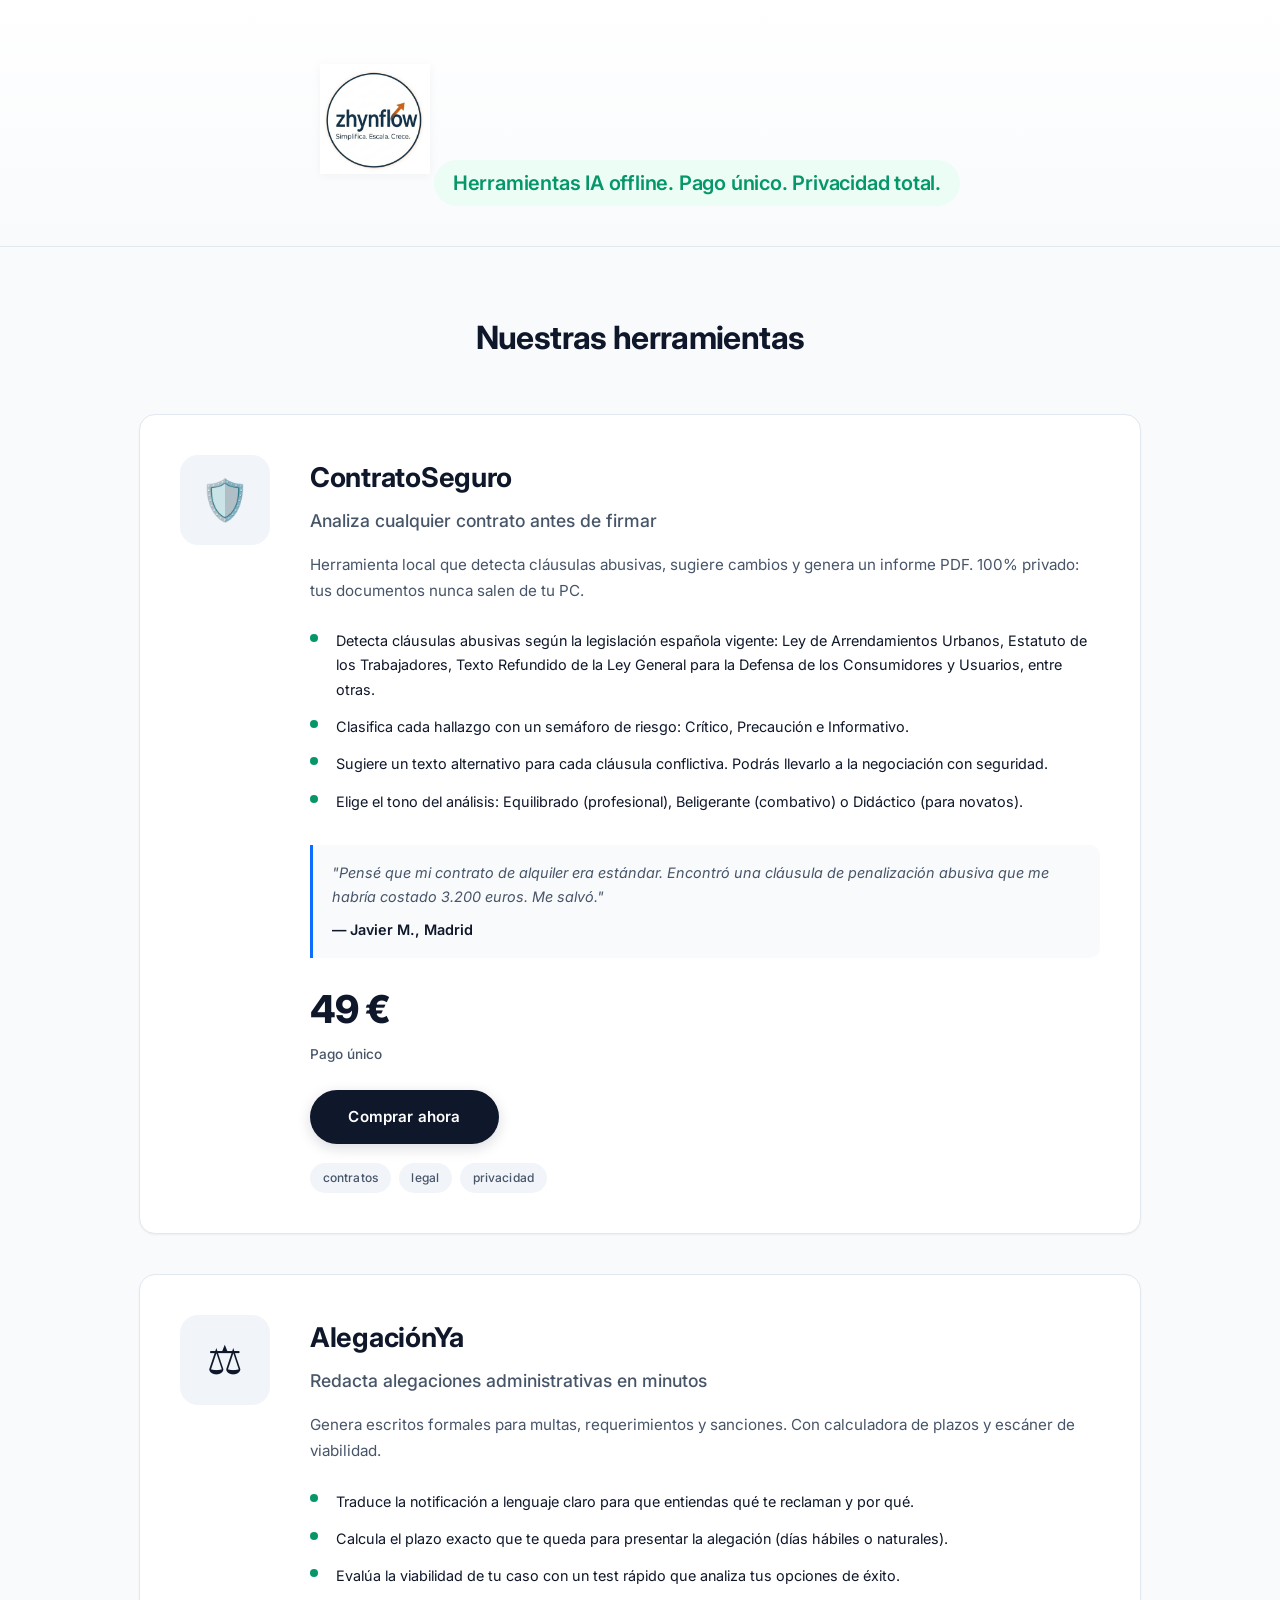
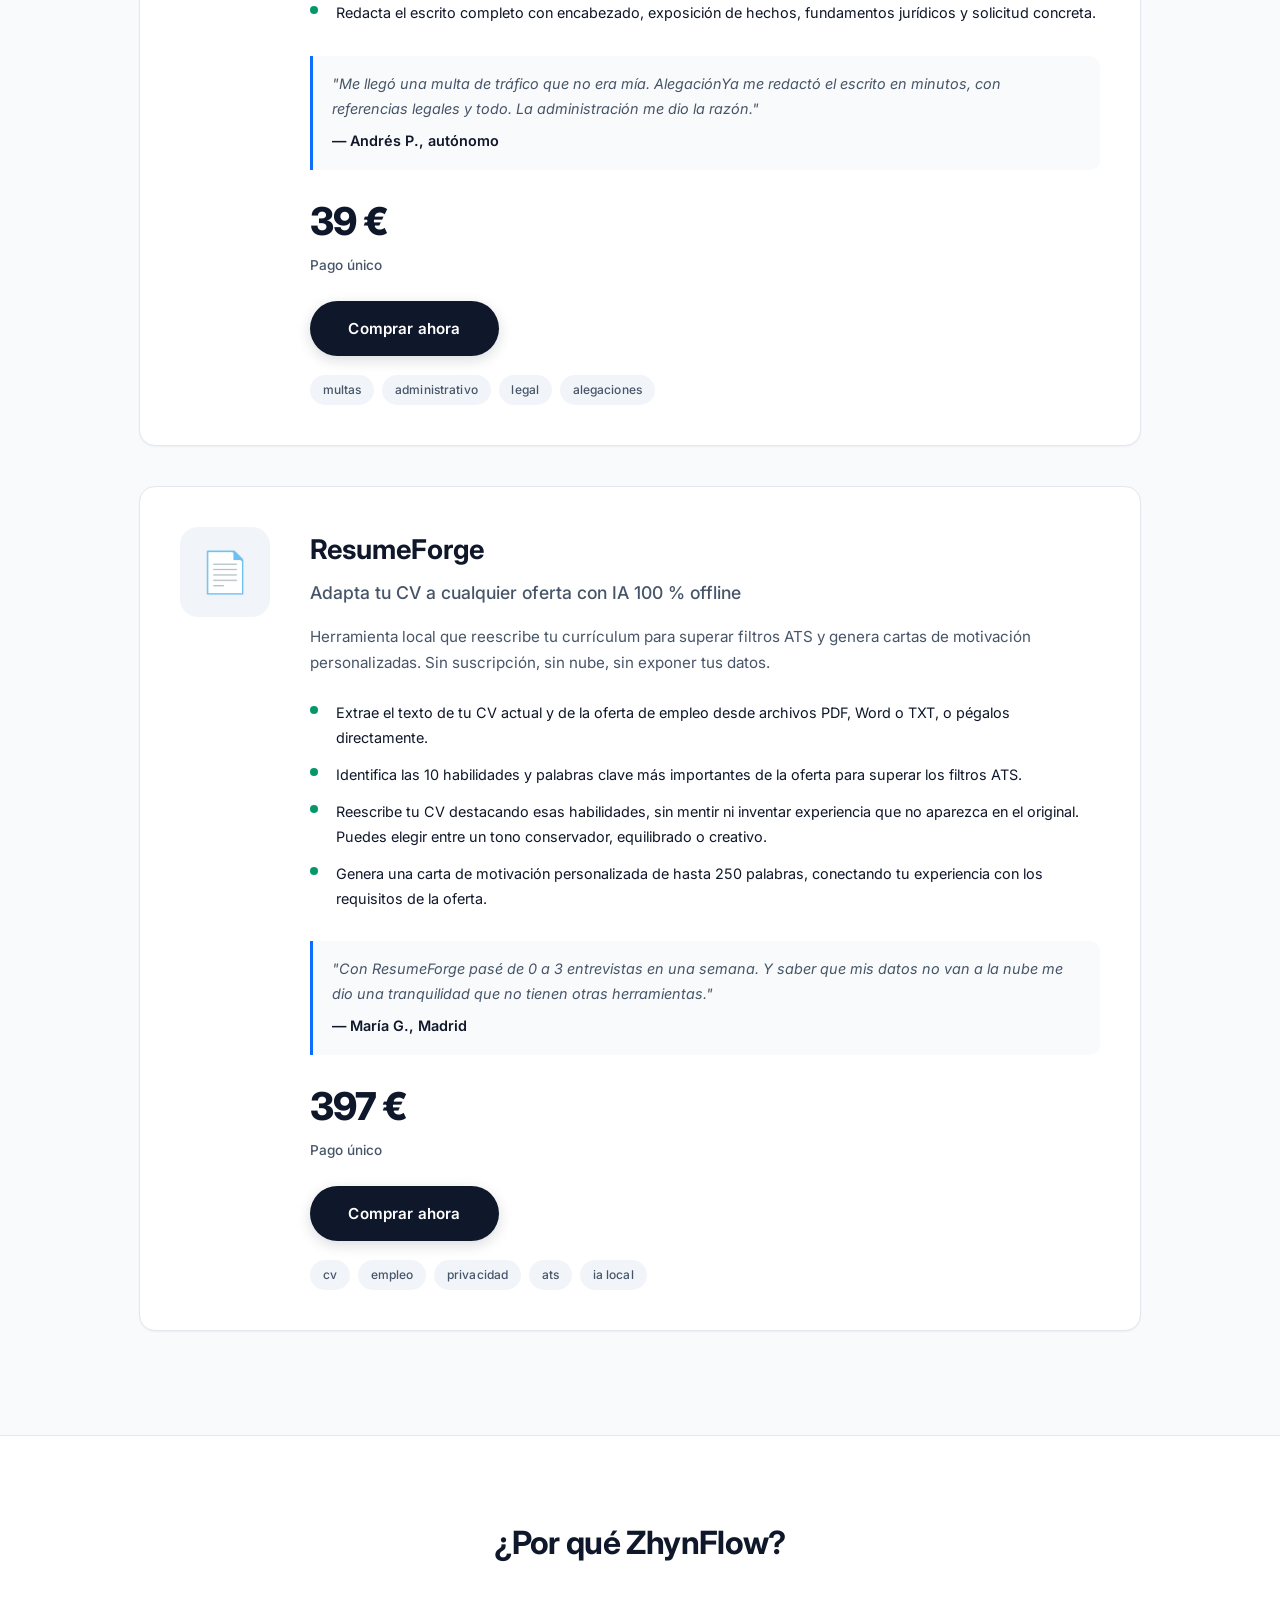
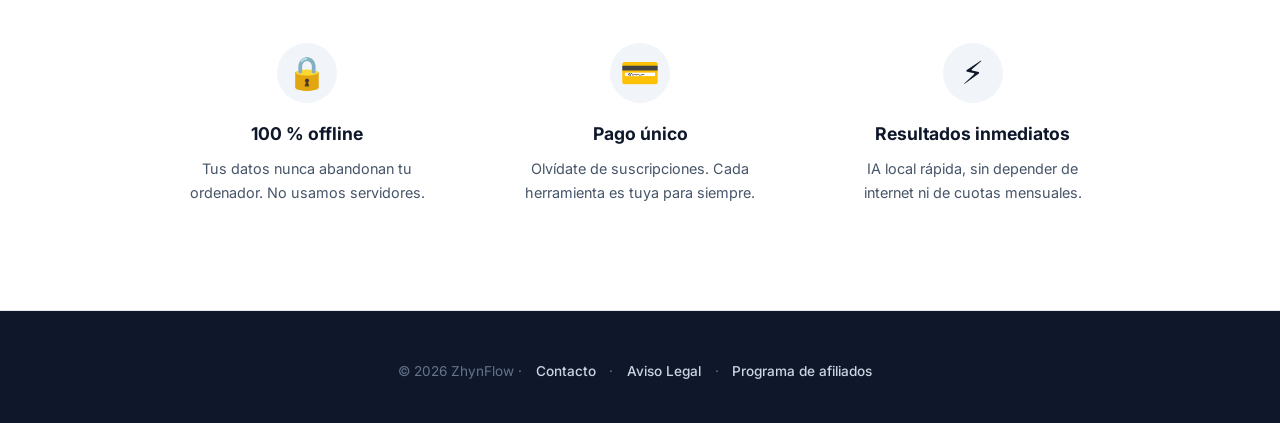
<file: index.html>
<!DOCTYPE html>
<html lang="es">
<head>
    <meta charset="UTF-8">
    <meta name="viewport" content="width=device-width, initial-scale=1.0">
    <title>ZhynFlow – Herramientas IA offline que respetan tu privacidad</title>
    <link rel="preconnect" href="https://fonts.googleapis.com">
    <link rel="preconnect" href="https://fonts.gstatic.com" crossorigin>
    <link href="https://fonts.googleapis.com/css2?family=Inter:wght@400;500;600;700;800&display=swap" rel="stylesheet">
    <link rel="stylesheet" href="style.css">
    <link rel="icon" type="image/x-icon" href="favicon.ico">
    
    <meta property="og:title" content="ZhynFlow – Herramientas IA offline que respetan tu privacidad">
    <meta property="og:description" content="Apps con inteligencia artificial que funcionan sin internet. Pago único, sin suscripciones, sin nube.">
    <meta property="og:image" content="https://zhynflow.com/logo.png">
    <meta property="og:url" content="https://zhynflow.com">
    <meta property="og:type" content="website">
</head>
<body>
    <header>
        <img src="logo.png" alt="ZhynFlow" class="logo">
        <p class="tagline">Herramientas IA offline. Pago único. Privacidad total.</p>
    </header>

    <section id="products">
        <h2>Nuestras herramientas</h2>
        <div id="products-container"></div>
    </section>

    <section id="why">
        <h2>¿Por qué ZhynFlow?</h2>
        <div class="features">
            <div class="feature">
                <span class="icon">🔒</span>
                <h3>100 % offline</h3>
                <p>Tus datos nunca abandonan tu ordenador. No usamos servidores.</p>
            </div>
            <div class="feature">
                <span class="icon">💳</span>
                <h3>Pago único</h3>
                <p>Olvídate de suscripciones. Cada herramienta es tuya para siempre.</p>
            </div>
            <div class="feature">
                <span class="icon">⚡</span>
                <h3>Resultados inmediatos</h3>
                <p>IA local rápida, sin depender de internet ni de cuotas mensuales.</p>
            </div>
        </div>
    </section>

    <footer>
        <p>© 2026 ZhynFlow · <a href="mailto:zhynflow@gmail.com">Contacto</a> · <a href="legal.html">Aviso Legal</a> · <a href="https://zhynflow.lemonsqueezy.com">Programa de afiliados</a></p>
    </footer>

    <script src="script.js"></script>
</body>
</html>
</file>
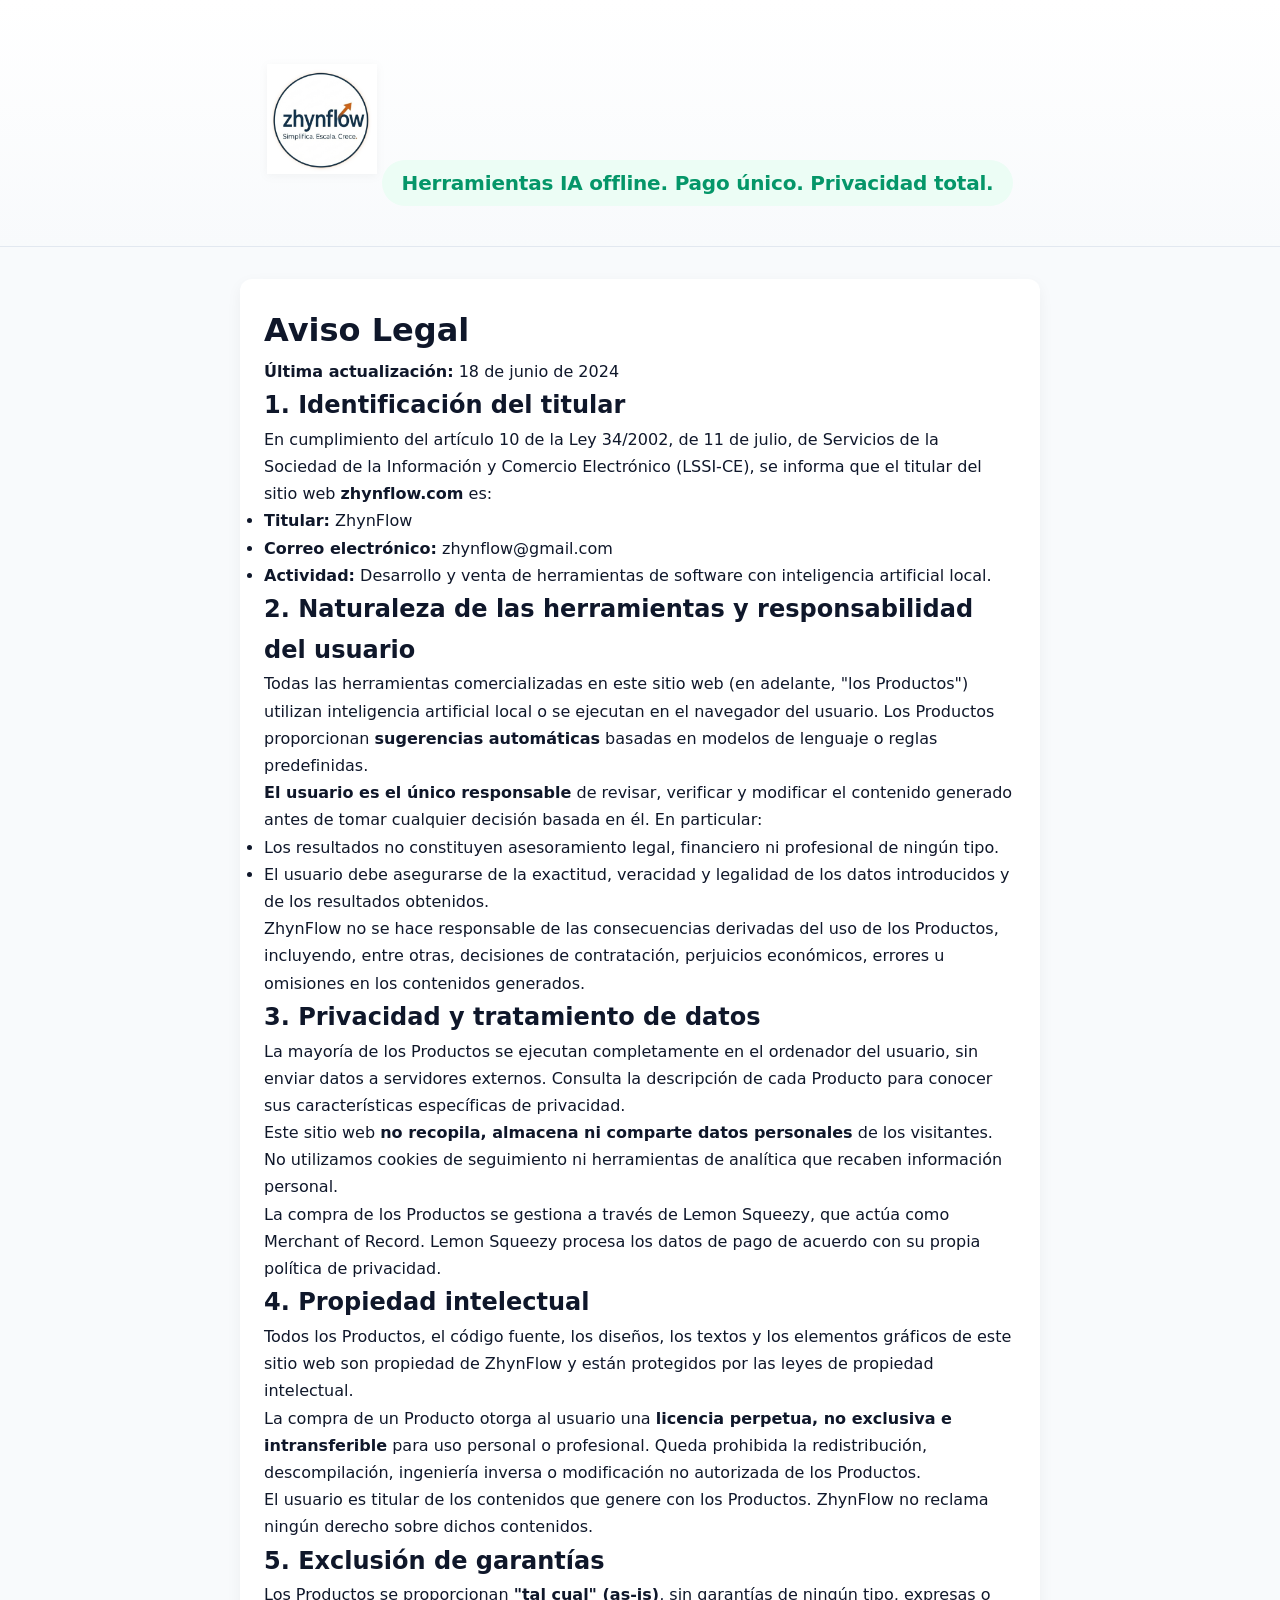
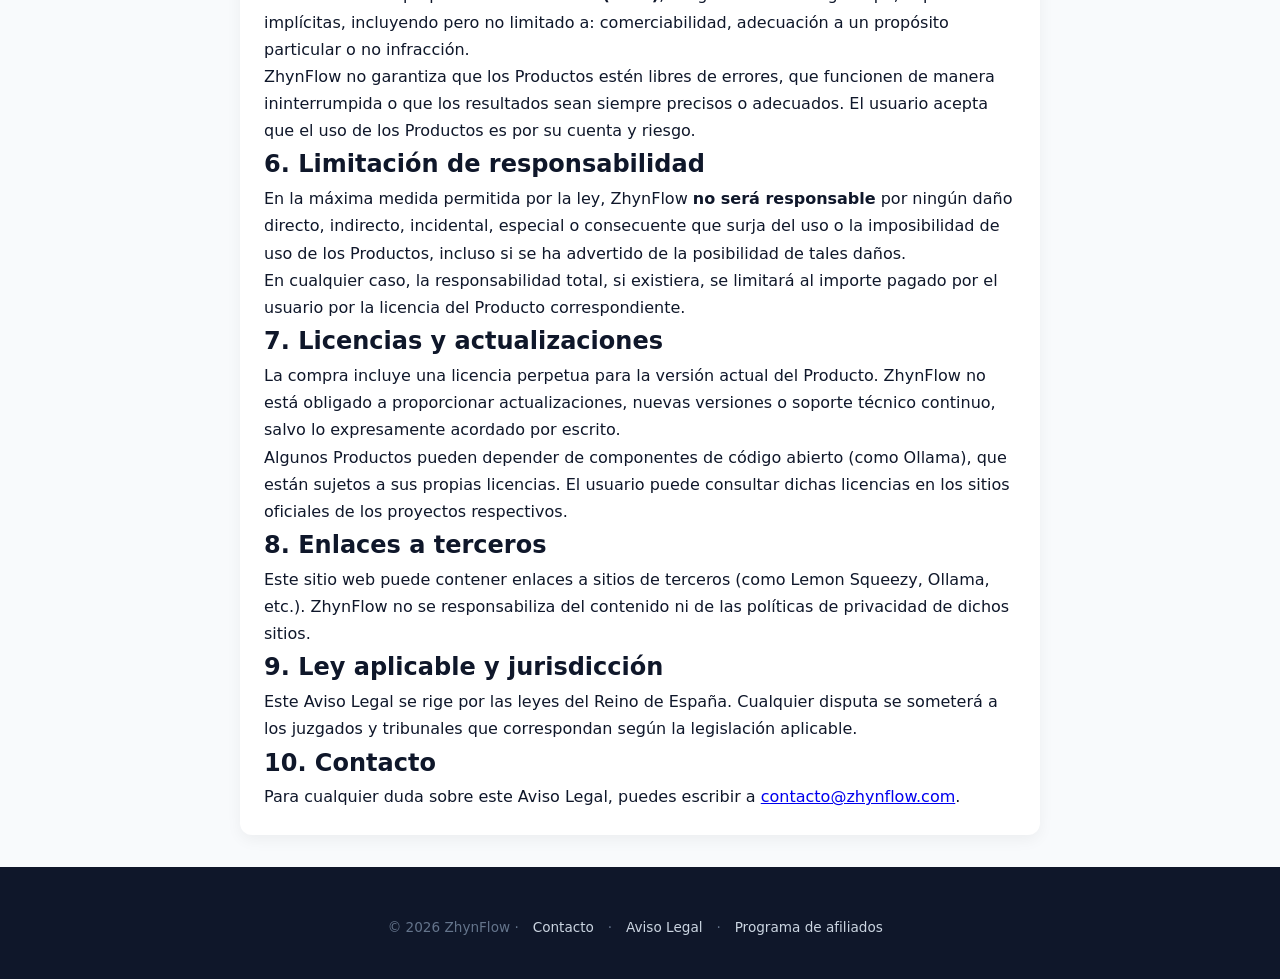
<file: legal.html>
<!DOCTYPE html>
<html lang="es">
<head>
    <meta charset="UTF-8">
    <meta name="viewport" content="width=device-width, initial-scale=1.0">
    <title>Aviso Legal – ZhynFlow</title>
    <link rel="stylesheet" href="style.css">
    <link rel="icon" type="image/x-icon" href="favicon.ico">
</head>
<body>
    <header>
        <a href="index.html"><img src="logo.png" alt="ZhynFlow" class="logo"></a>
        <p class="tagline">Herramientas IA offline. Pago único. Privacidad total.</p>
    </header>

    <main style="max-width:800px; margin:2rem auto; padding:1.5rem; background:white; border-radius:12px; box-shadow:0 5px 15px rgba(0,0,0,0.05);">
        <h1>Aviso Legal</h1>
        <p><strong>Última actualización:</strong> 18 de junio de 2024</p>

        <h2>1. Identificación del titular</h2>
        <p>En cumplimiento del artículo 10 de la Ley 34/2002, de 11 de julio, de Servicios de la Sociedad de la Información y Comercio Electrónico (LSSI-CE), se informa que el titular del sitio web <strong>zhynflow.com</strong> es:</p>
        <ul>
            <li><strong>Titular:</strong> ZhynFlow</li>
            <li><strong>Correo electrónico:</strong> zhynflow@gmail.com</li>
            <li><strong>Actividad:</strong> Desarrollo y venta de herramientas de software con inteligencia artificial local.</li>
        </ul>

        <h2>2. Naturaleza de las herramientas y responsabilidad del usuario</h2>
        <p>Todas las herramientas comercializadas en este sitio web (en adelante, "los Productos") utilizan inteligencia artificial local o se ejecutan en el navegador del usuario. Los Productos proporcionan <strong>sugerencias automáticas</strong> basadas en modelos de lenguaje o reglas predefinidas.</p>
        <p><strong>El usuario es el único responsable</strong> de revisar, verificar y modificar el contenido generado antes de tomar cualquier decisión basada en él. En particular:</p>
        <ul>
            <li>Los resultados no constituyen asesoramiento legal, financiero ni profesional de ningún tipo.</li>
            <li>El usuario debe asegurarse de la exactitud, veracidad y legalidad de los datos introducidos y de los resultados obtenidos.</li>
        </ul>
        <p>ZhynFlow no se hace responsable de las consecuencias derivadas del uso de los Productos, incluyendo, entre otras, decisiones de contratación, perjuicios económicos, errores u omisiones en los contenidos generados.</p>

        <h2>3. Privacidad y tratamiento de datos</h2>
        <p>La mayoría de los Productos se ejecutan completamente en el ordenador del usuario, sin enviar datos a servidores externos. Consulta la descripción de cada Producto para conocer sus características específicas de privacidad.</p>
        <p>Este sitio web <strong>no recopila, almacena ni comparte datos personales</strong> de los visitantes. No utilizamos cookies de seguimiento ni herramientas de analítica que recaben información personal.</p>
        <p>La compra de los Productos se gestiona a través de Lemon Squeezy, que actúa como Merchant of Record. Lemon Squeezy procesa los datos de pago de acuerdo con su propia política de privacidad.</p>

        <h2>4. Propiedad intelectual</h2>
        <p>Todos los Productos, el código fuente, los diseños, los textos y los elementos gráficos de este sitio web son propiedad de ZhynFlow y están protegidos por las leyes de propiedad intelectual.</p>
        <p>La compra de un Producto otorga al usuario una <strong>licencia perpetua, no exclusiva e intransferible</strong> para uso personal o profesional. Queda prohibida la redistribución, descompilación, ingeniería inversa o modificación no autorizada de los Productos.</p>
        <p>El usuario es titular de los contenidos que genere con los Productos. ZhynFlow no reclama ningún derecho sobre dichos contenidos.</p>

        <h2>5. Exclusión de garantías</h2>
        <p>Los Productos se proporcionan <strong>"tal cual" (as-is)</strong>, sin garantías de ningún tipo, expresas o implícitas, incluyendo pero no limitado a: comerciabilidad, adecuación a un propósito particular o no infracción.</p>
        <p>ZhynFlow no garantiza que los Productos estén libres de errores, que funcionen de manera ininterrumpida o que los resultados sean siempre precisos o adecuados. El usuario acepta que el uso de los Productos es por su cuenta y riesgo.</p>

        <h2>6. Limitación de responsabilidad</h2>
        <p>En la máxima medida permitida por la ley, ZhynFlow <strong>no será responsable</strong> por ningún daño directo, indirecto, incidental, especial o consecuente que surja del uso o la imposibilidad de uso de los Productos, incluso si se ha advertido de la posibilidad de tales daños.</p>
        <p>En cualquier caso, la responsabilidad total, si existiera, se limitará al importe pagado por el usuario por la licencia del Producto correspondiente.</p>

        <h2>7. Licencias y actualizaciones</h2>
        <p>La compra incluye una licencia perpetua para la versión actual del Producto. ZhynFlow no está obligado a proporcionar actualizaciones, nuevas versiones o soporte técnico continuo, salvo lo expresamente acordado por escrito.</p>
        <p>Algunos Productos pueden depender de componentes de código abierto (como Ollama), que están sujetos a sus propias licencias. El usuario puede consultar dichas licencias en los sitios oficiales de los proyectos respectivos.</p>

        <h2>8. Enlaces a terceros</h2>
        <p>Este sitio web puede contener enlaces a sitios de terceros (como Lemon Squeezy, Ollama, etc.). ZhynFlow no se responsabiliza del contenido ni de las políticas de privacidad de dichos sitios.</p>

        <h2>9. Ley aplicable y jurisdicción</h2>
        <p>Este Aviso Legal se rige por las leyes del Reino de España. Cualquier disputa se someterá a los juzgados y tribunales que correspondan según la legislación aplicable.</p>

        <h2>10. Contacto</h2>
        <p>Para cualquier duda sobre este Aviso Legal, puedes escribir a <a href="mailto:contacto@zhynflow.com">contacto@zhynflow.com</a>.</p>
    </main>

    <footer>
        <p>© 2026 ZhynFlow · <a href="mailto:zhynflow@gmail.com">Contacto</a> · <a href="legal.html">Aviso Legal</a> · <a href="https://zhynflow.lemonsqueezy.com/affiliates">Programa de afiliados</a></p>
    </footer>
</body>
</html>
</file>
<file: style.css>
/* ========== RESET Y BASE ========== */
* {
    box-sizing: border-box;
    margin: 0;
    padding: 0;
}

:root {
    --bg: #f8fafc;
    --surface: #ffffff;
    --text-primary: #0f172a;
    --text-secondary: #475569;
    --accent: #0d6efd;
    --accent-hover: #0b5ed7;
    --success: #059669;
    --success-light: #ecfdf5;
    --border: #e2e8f0;
    --shadow-sm: 0 1px 2px rgba(0,0,0,0.05);
    --shadow-md: 0 4px 24px rgba(0,0,0,0.06);
    --shadow-lg: 0 12px 40px rgba(0,0,0,0.08);
    --radius: 16px;
    --transition: 0.25s cubic-bezier(0.4, 0, 0.2, 1);
}

body {
    font-family: 'Inter', system-ui, -apple-system, sans-serif;
    background: var(--bg);
    color: var(--text-primary);
    line-height: 1.7;
    -webkit-font-smoothing: antialiased;
}

/* ========== CABECERA ========== */
header {
    text-align: center;
    padding: 4rem 1rem 2.5rem;
    background: linear-gradient(180deg, #ffffff 0%, #f8fafc 100%);
    border-bottom: 1px solid var(--border);
}
.logo {
    max-width: 110px;
    height: auto;
    margin-bottom: 1rem;
    filter: drop-shadow(0 2px 4px rgba(0,0,0,0.04));
}
.tagline {
    font-size: 1.25rem;
    color: var(--success);
    font-weight: 600;
    letter-spacing: -0.01em;
    background: var(--success-light);
    display: inline-block;
    padding: 0.4rem 1.2rem;
    border-radius: 50px;
}

/* ========== SECCIONES ========== */
section {
    padding: 4rem 1.5rem;
    max-width: 1050px;
    margin: 0 auto;
}
section h2 {
    text-align: center;
    margin-bottom: 3rem;
    color: var(--text-primary);
    font-size: 2rem;
    font-weight: 700;
    letter-spacing: -0.02em;
}

/* ========== TARJETAS DE PRODUCTO ========== */
.product-card {
    background: var(--surface);
    border-radius: var(--radius);
    padding: 2.5rem;
    margin-bottom: 2.5rem;
    box-shadow: var(--shadow-sm);
    border: 1px solid var(--border);
    display: flex;
    flex-wrap: wrap;
    gap: 2.5rem;
    align-items: flex-start;
    transition: box-shadow var(--transition), transform var(--transition), border-color var(--transition);
    position: relative;
    overflow: hidden;
}
.product-card::before {
    content: '';
    position: absolute;
    top: 0;
    left: 0;
    width: 4px;
    height: 100%;
    background: linear-gradient(180deg, var(--accent) 0%, #7c3aed 100%);
    opacity: 0;
    transition: opacity var(--transition);
}
.product-card:hover {
    box-shadow: var(--shadow-lg);
    border-color: transparent;
    transform: translateY(-2px);
}
.product-card:hover::before {
    opacity: 1;
}

.product-icon {
    font-size: 2.5rem;
    width: 90px;
    height: 90px;
    display: flex;
    align-items: center;
    justify-content: center;
    background: #f1f5f9;
    border-radius: 18px;
    flex-shrink: 0;
    transition: background var(--transition);
}
.product-card:hover .product-icon {
    background: #e8f0fe;
}

.product-info {
    flex: 1;
    min-width: 260px;
}
.product-info h3 {
    font-size: 1.7rem;
    font-weight: 700;
    margin-bottom: 0.3rem;
    letter-spacing: -0.01em;
}
.product-tagline {
    color: var(--text-secondary);
    margin-bottom: 1rem;
    font-size: 1.1rem;
    font-weight: 500;
}
.product-desc {
    margin-bottom: 1.2rem;
    color: var(--text-secondary);
    font-size: 0.95rem;
}

.product-features {
    list-style: none;
    margin-bottom: 1.5rem;
}
.product-features li {
    padding: 0.4rem 0 0.4rem 1.6rem;
    position: relative;
    font-size: 0.9rem;
    color: var(--text-primary);
}
.product-features li::before {
    content: "";
    position: absolute;
    left: 0;
    top: 0.7rem;
    width: 8px;
    height: 8px;
    background: var(--success);
    border-radius: 50%;
}

.product-testimonial {
    background: #f9fafb;
    border-left: 3px solid var(--accent);
    padding: 1rem 1.2rem;
    margin: 1.2rem 0;
    font-style: italic;
    color: var(--text-secondary);
    border-radius: 0 10px 10px 0;
    font-size: 0.9rem;
}
.product-testimonial .autor {
    font-style: normal;
    font-weight: 600;
    display: block;
    margin-top: 0.5rem;
    color: var(--text-primary);
}

.price {
    font-size: 2.4rem;
    font-weight: 800;
    color: var(--text-primary);
    margin: 0.8rem 0 0;
    letter-spacing: -0.03em;
}
.price .currency {
    font-size: 1.4rem;
    font-weight: 600;
}
.price-type {
    color: var(--text-secondary);
    font-size: 0.85rem;
    margin-bottom: 1.2rem;
    font-weight: 500;
}

.buy-btn {
    display: inline-block;
    background: var(--text-primary);
    color: white;
    padding: 0.9rem 2.4rem;
    border-radius: 50px;
    text-decoration: none;
    font-weight: 600;
    font-size: 0.95rem;
    letter-spacing: 0.01em;
    transition: all var(--transition);
    margin-top: 0.3rem;
    box-shadow: 0 4px 14px rgba(15, 23, 42, 0.15);
}
.buy-btn:hover {
    background: #1e293b;
    transform: translateY(-1px);
    box-shadow: 0 6px 20px rgba(15, 23, 42, 0.25);
}

.etiquetas {
    margin-top: 1.2rem;
    display: flex;
    flex-wrap: wrap;
    gap: 0.5rem;
}
.tag {
    background: #f1f5f9;
    color: var(--text-secondary);
    padding: 0.3rem 0.8rem;
    border-radius: 50px;
    font-size: 0.75rem;
    font-weight: 500;
    letter-spacing: 0.01em;
}

/* ========== SECCIÓN ¿POR QUÉ? ========== */
#why {
    background: var(--surface);
    max-width: 100%;
    padding: 5rem 1.5rem;
    border-top: 1px solid var(--border);
    border-bottom: 1px solid var(--border);
}
.features {
    display: flex;
    justify-content: center;
    gap: 3rem;
    flex-wrap: wrap;
    max-width: 950px;
    margin: 0 auto;
}
.feature {
    text-align: center;
    flex: 1;
    min-width: 200px;
    padding: 1.5rem;
}
.feature .icon {
    font-size: 2rem;
    display: block;
    margin-bottom: 1rem;
    width: 60px;
    height: 60px;
    line-height: 60px;
    background: #f1f5f9;
    border-radius: 50%;
    margin-left: auto;
    margin-right: auto;
}
.feature h3 {
    margin-bottom: 0.5rem;
    font-size: 1.1rem;
    font-weight: 700;
}
.feature p {
    color: var(--text-secondary);
    font-size: 0.9rem;
}

/* ========== FOOTER ========== */
footer {
    text-align: center;
    padding: 2.5rem 1rem;
    color: #94a3b8;
    font-size: 0.85rem;
    background: #0f172a;
    border-top: none;
}
footer a {
    color: #cbd5e1;
    margin: 0 0.6rem;
    text-decoration: none;
    font-weight: 500;
    transition: color var(--transition);
}
footer a:hover {
    color: white;
    text-decoration: none;
}
footer p {
    margin-top: 0.6rem;
    color: #64748b;
}

/* ========== RESPONSIVE ========== */
@media (max-width: 650px) {
    .product-card {
        flex-direction: column;
        align-items: flex-start;
    }
    .product-features li {
        text-align: left;
    }
    .features {
        flex-direction: column;
        align-items: center;
    }
    section h2 {
        font-size: 1.5rem;
    }
}
</file>
